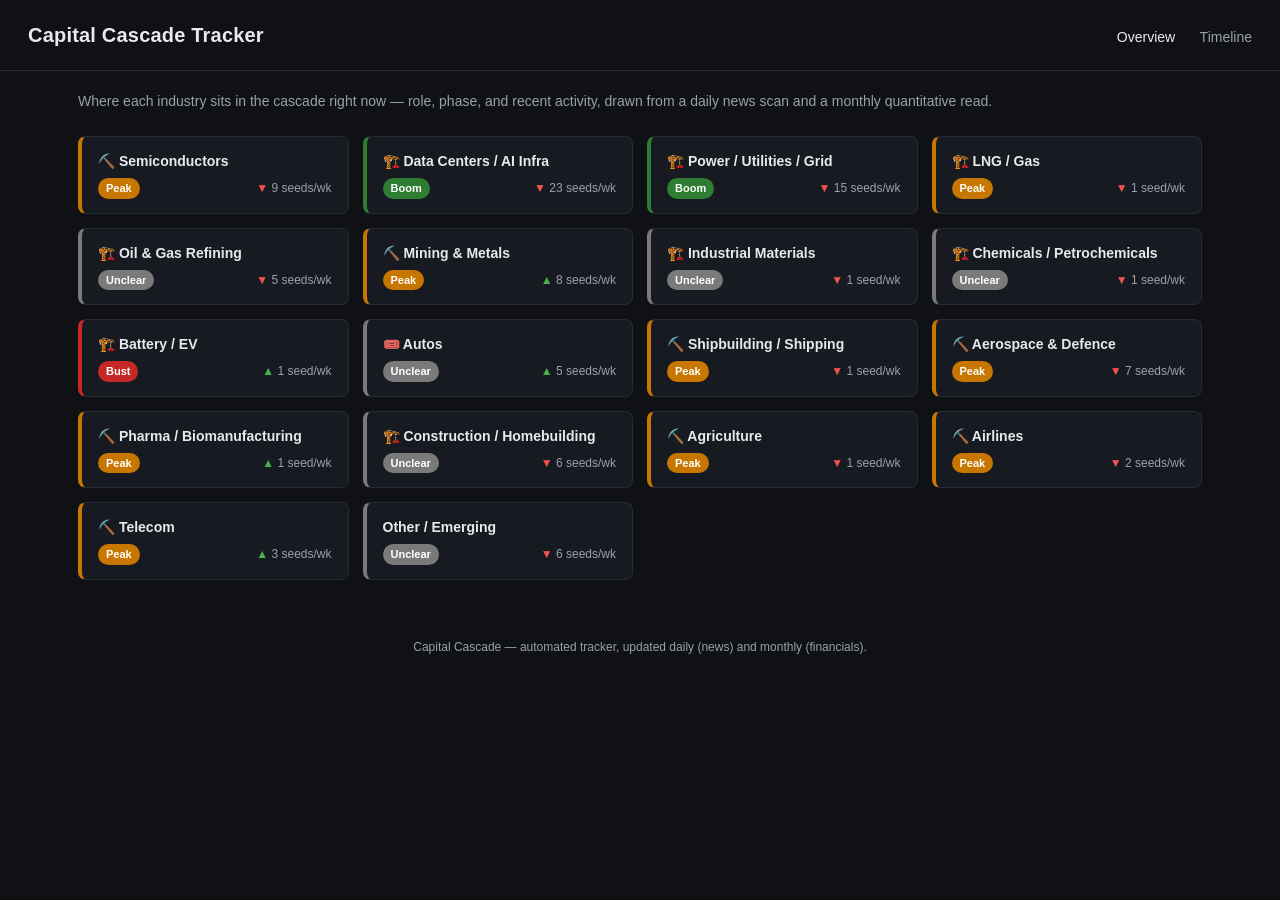
<file: docs/index.html>
<!DOCTYPE html>
<html lang="en">
<head>
<meta charset="UTF-8" />
<meta name="viewport" content="width=device-width, initial-scale=1.0" />
<title>Capital Cascade Tracker</title>
<link rel="stylesheet" href="assets/style.css" />
</head>
<body>
<header class="site-header">
  <h1><a href="index.html">Capital Cascade Tracker</a></h1>
  <nav class="site-nav">
    <a href="index.html" class="active">Overview</a>
    <a href="timeline.html">Timeline</a>
  </nav>
</header>

<main>
  <p class="subtitle">
    Where each industry sits in the cascade right now &mdash; role, phase, and
    recent activity, drawn from a daily news scan and a monthly quantitative read.
  </p>

  <div id="tiles" class="tile-grid">
    <p class="empty-note">Loading&hellip;</p>
  </div>
</main>

<footer class="site-footer">
  Capital Cascade &mdash; automated tracker, updated daily (news) and monthly (financials).
</footer>

<script src="assets/data.js"></script>
<script>
(async function () {
  const { seeds, trends, assessments } = await CascadeData.loadAll();
  const latest = CascadeData.latestAssessments(assessments);
  const container = document.getElementById("tiles");

  const sectorKeys = Object.keys(CascadeData.SECTORS);

  function weekRange(sector) {
    return CascadeData.trendsFor(trends, sector);
  }

  function trendDirection(rows) {
    if (rows.length < 2) return "flat";
    const last = rows[rows.length - 1].score_sum || 0;
    const prev = rows[rows.length - 2].score_sum || 0;
    if (last > prev) return "up";
    if (last < prev) return "down";
    return "flat";
  }

  const tiles = sectorKeys.map((sector) => {
    const rows = weekRange(sector);
    const lastRow = rows[rows.length - 1];
    const seedCount = lastRow ? lastRow.count : 0;
    const dir = trendDirection(rows);
    const dirClass = dir === "up" ? "trend-up" : dir === "down" ? "trend-down" : "trend-flat";

    const assessment = latest[sector];
    const phase = assessment ? assessment.phase : (rows.length ? "unclear" : null);
    const role = assessment ? assessment.role : null;
    const color = phase ? (CascadeData.PHASE_COLORS[phase] || CascadeData.PHASE_COLORS.unclear) : "var(--panel-border)";
    const phaseLabel = phase ? (CascadeData.PHASE_LABELS[phase] || phase) : "No read yet";
    const roleIcon = role ? (CascadeData.ROLE_ICONS[role] || "") : "";

    return `
      <a class="tile" style="border-left-color:${color}" href="sector.html?sector=${encodeURIComponent(sector)}">
        <div class="sector-name">${roleIcon ? roleIcon + " " : ""}${CascadeData.sectorLabel(sector)}</div>
        <div class="tile-meta">
          <span class="phase-badge" style="background:${color}">${phaseLabel}</span>
          <span class="${dirClass}">${seedCount} seed${seedCount === 1 ? "" : "s"}/wk</span>
        </div>
      </a>`;
  });

  container.innerHTML = tiles.join("") || '<p class="empty-note">No data yet &mdash; check back after the first scout run.</p>';
})();
</script>
</body>
</html>
</file>
<file: docs/assets/style.css>
:root {
  --bg: #0f1115;
  --panel: #171a21;
  --panel-border: #262b36;
  --text: #e7e9ee;
  --text-dim: #9aa0ac;
  --accent: #5b8def;
  --boom: #2e7d32;
  --peak: #c77700;
  --bust: #c62828;
  --trough: #1565c0;
  --unclear: #7a7a7a;
  font-family: -apple-system, BlinkMacSystemFont, "Segoe UI", Roboto, Helvetica, Arial, sans-serif;
}

* { box-sizing: border-box; }

body {
  margin: 0;
  background: var(--bg);
  color: var(--text);
  line-height: 1.5;
}

header.site-header {
  display: flex;
  align-items: baseline;
  justify-content: space-between;
  padding: 20px 28px;
  border-bottom: 1px solid var(--panel-border);
  flex-wrap: wrap;
  gap: 12px;
}

header.site-header h1 {
  font-size: 20px;
  margin: 0;
  letter-spacing: 0.2px;
}

header.site-header h1 a {
  color: var(--text);
  text-decoration: none;
}

nav.site-nav a {
  color: var(--text-dim);
  text-decoration: none;
  margin-left: 20px;
  font-size: 14px;
}

nav.site-nav a:hover, nav.site-nav a.active {
  color: var(--text);
}

main {
  max-width: 1180px;
  margin: 0 auto;
  padding: 28px;
}

.subtitle {
  color: var(--text-dim);
  font-size: 14px;
  margin: -8px 0 24px;
}

.tile-grid {
  display: grid;
  grid-template-columns: repeat(auto-fill, minmax(230px, 1fr));
  gap: 14px;
}

.tile {
  background: var(--panel);
  border: 1px solid var(--panel-border);
  border-left: 4px solid var(--unclear);
  border-radius: 8px;
  padding: 14px 16px;
  text-decoration: none;
  color: var(--text);
  display: block;
  transition: transform 0.08s ease, border-color 0.08s ease;
}

.tile:hover {
  transform: translateY(-2px);
  border-color: var(--accent);
}

.tile .sector-name {
  font-size: 14px;
  font-weight: 600;
  margin-bottom: 6px;
}

.tile .tile-meta {
  display: flex;
  align-items: center;
  justify-content: space-between;
  font-size: 12px;
  color: var(--text-dim);
}

.phase-badge {
  display: inline-block;
  padding: 2px 8px;
  border-radius: 999px;
  font-size: 11px;
  font-weight: 600;
  color: #fff;
}

.trend-up::before { content: "▲ "; color: #4caf50; }
.trend-down::before { content: "▼ "; color: #ef5350; }
.trend-flat::before { content: "· "; color: var(--text-dim); }

.panel {
  background: var(--panel);
  border: 1px solid var(--panel-border);
  border-radius: 8px;
  padding: 18px 20px;
  margin-bottom: 20px;
}

.filters {
  display: flex;
  flex-wrap: wrap;
  gap: 10px;
  margin-bottom: 16px;
}

.filters select, .filters input {
  background: var(--bg);
  color: var(--text);
  border: 1px solid var(--panel-border);
  border-radius: 6px;
  padding: 6px 10px;
  font-size: 13px;
}

.seed-list { list-style: none; margin: 0; padding: 0; }

.seed-item {
  border-bottom: 1px solid var(--panel-border);
  padding: 12px 0;
}

.seed-item:last-child { border-bottom: none; }

.seed-item .seed-headline {
  font-size: 14px;
  font-weight: 500;
  color: var(--text);
  text-decoration: none;
}

.seed-item .seed-headline:hover { color: var(--accent); }

.seed-item .seed-meta {
  font-size: 12px;
  color: var(--text-dim);
  margin-top: 4px;
}

.seed-item .seed-why {
  font-size: 13px;
  color: var(--text-dim);
  margin-top: 4px;
}

.assessment-table {
  width: 100%;
  border-collapse: collapse;
  font-size: 13px;
}

.assessment-table th, .assessment-table td {
  text-align: left;
  padding: 6px 10px;
  border-bottom: 1px solid var(--panel-border);
}

.assessment-table th { color: var(--text-dim); font-weight: 500; }

.empty-note {
  color: var(--text-dim);
  font-size: 13px;
  font-style: italic;
}

a.back-link {
  color: var(--text-dim);
  font-size: 13px;
  text-decoration: none;
}
a.back-link:hover { color: var(--text); }

.chart-wrap {
  position: relative;
  height: 260px;
  margin-bottom: 10px;
}

footer.site-footer {
  text-align: center;
  color: var(--text-dim);
  font-size: 12px;
  padding: 30px 0;
}
</file>
